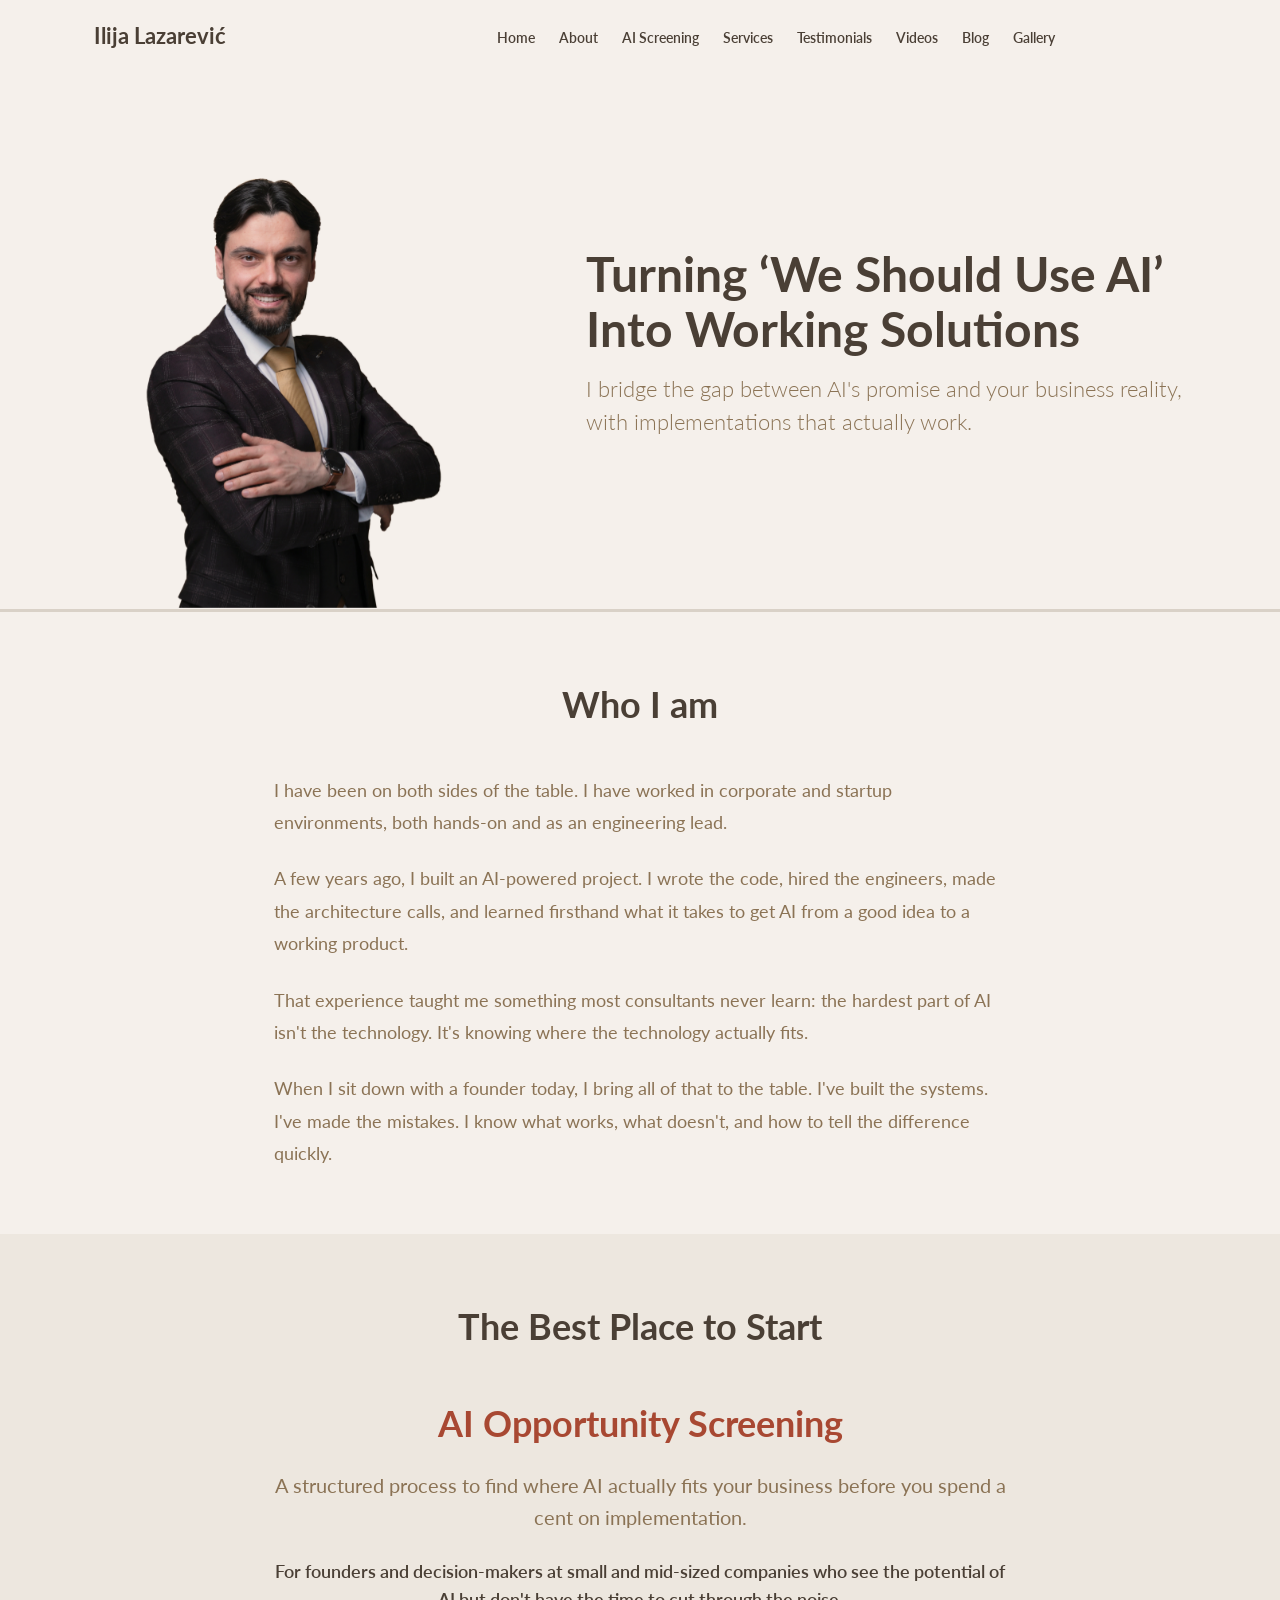
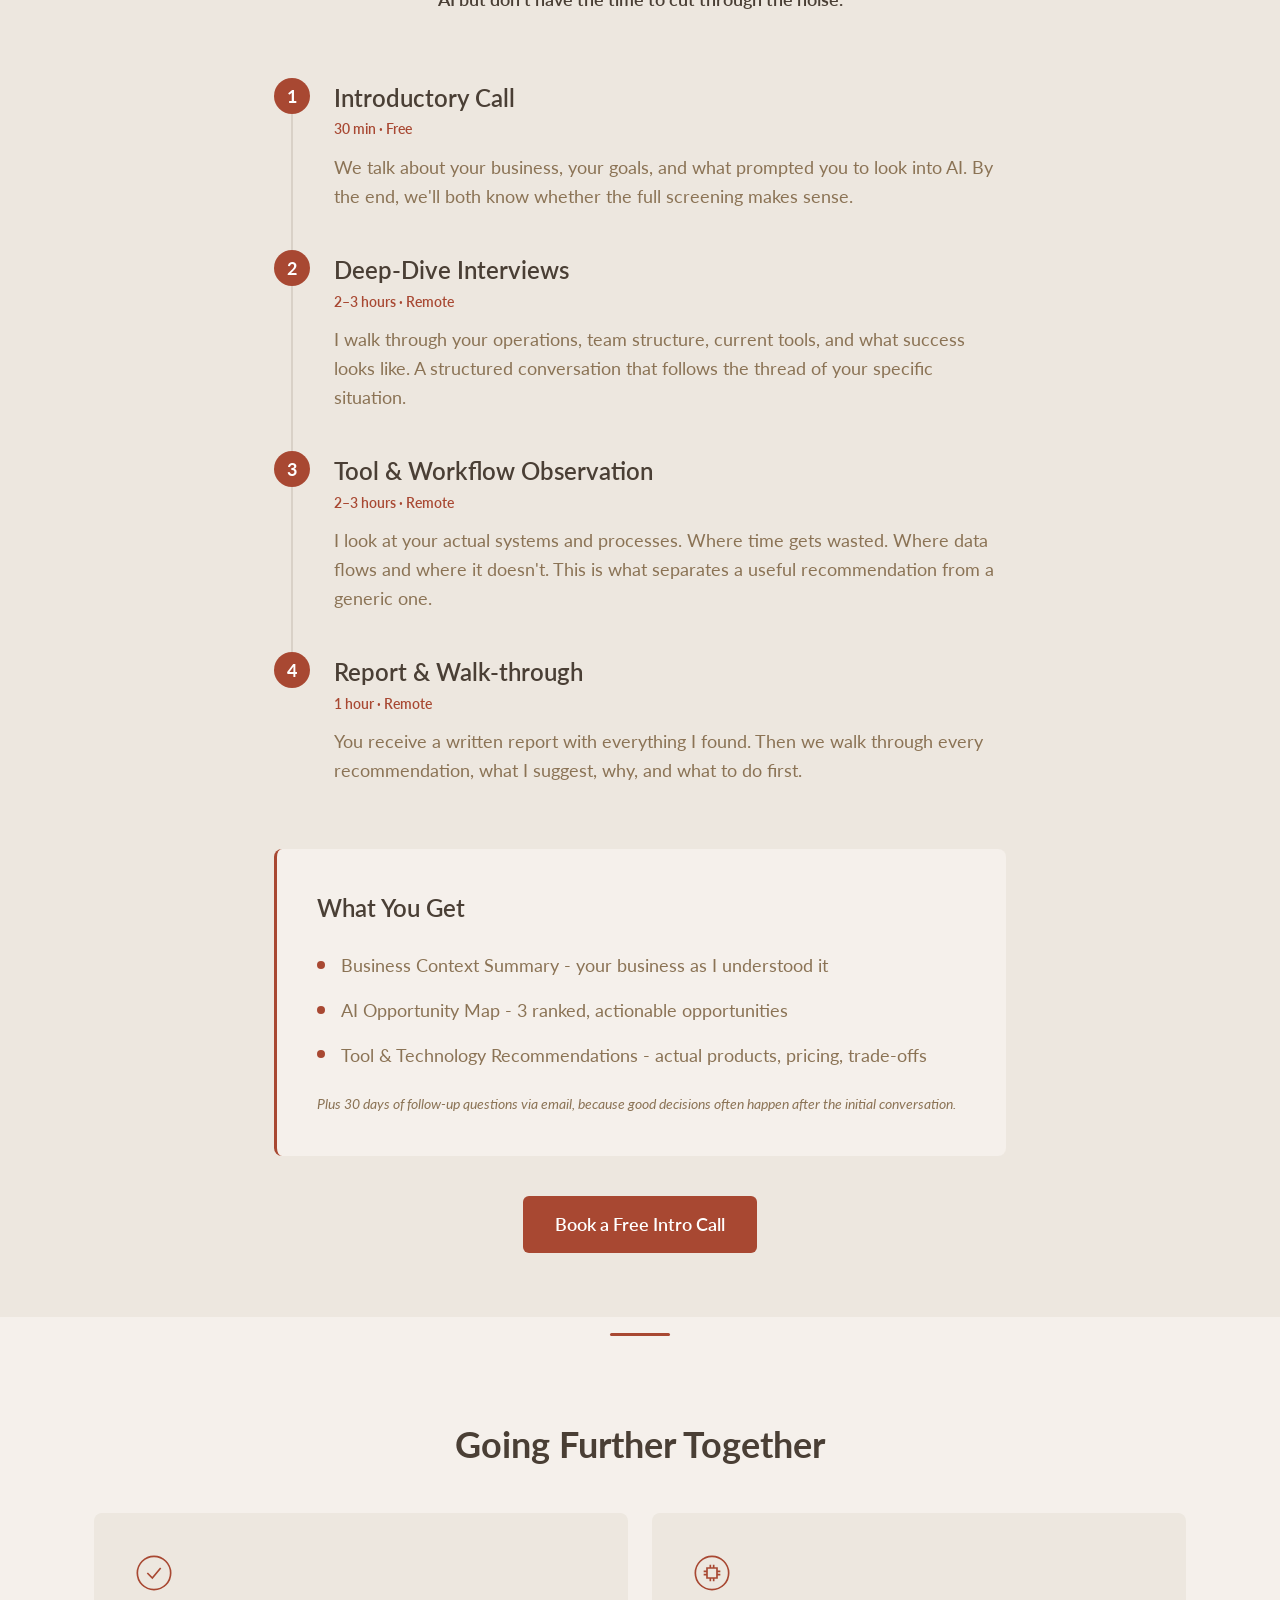
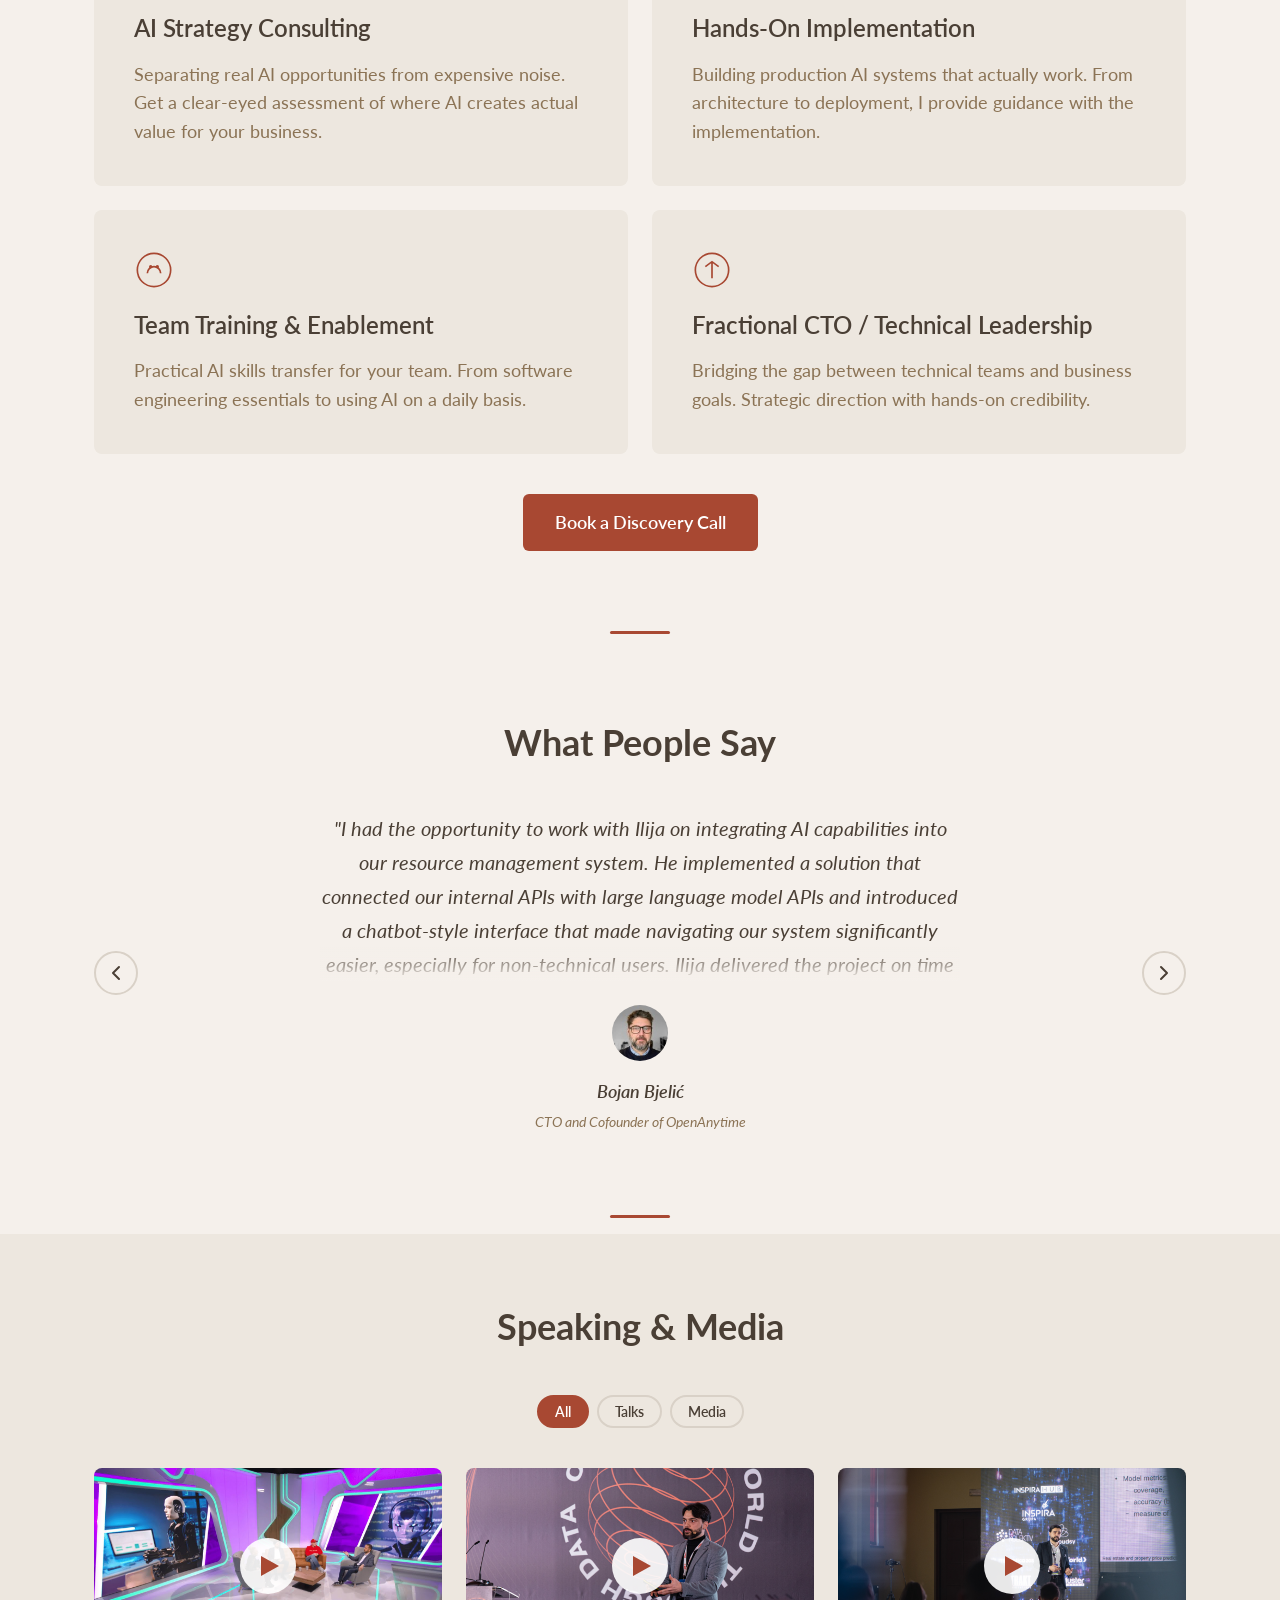
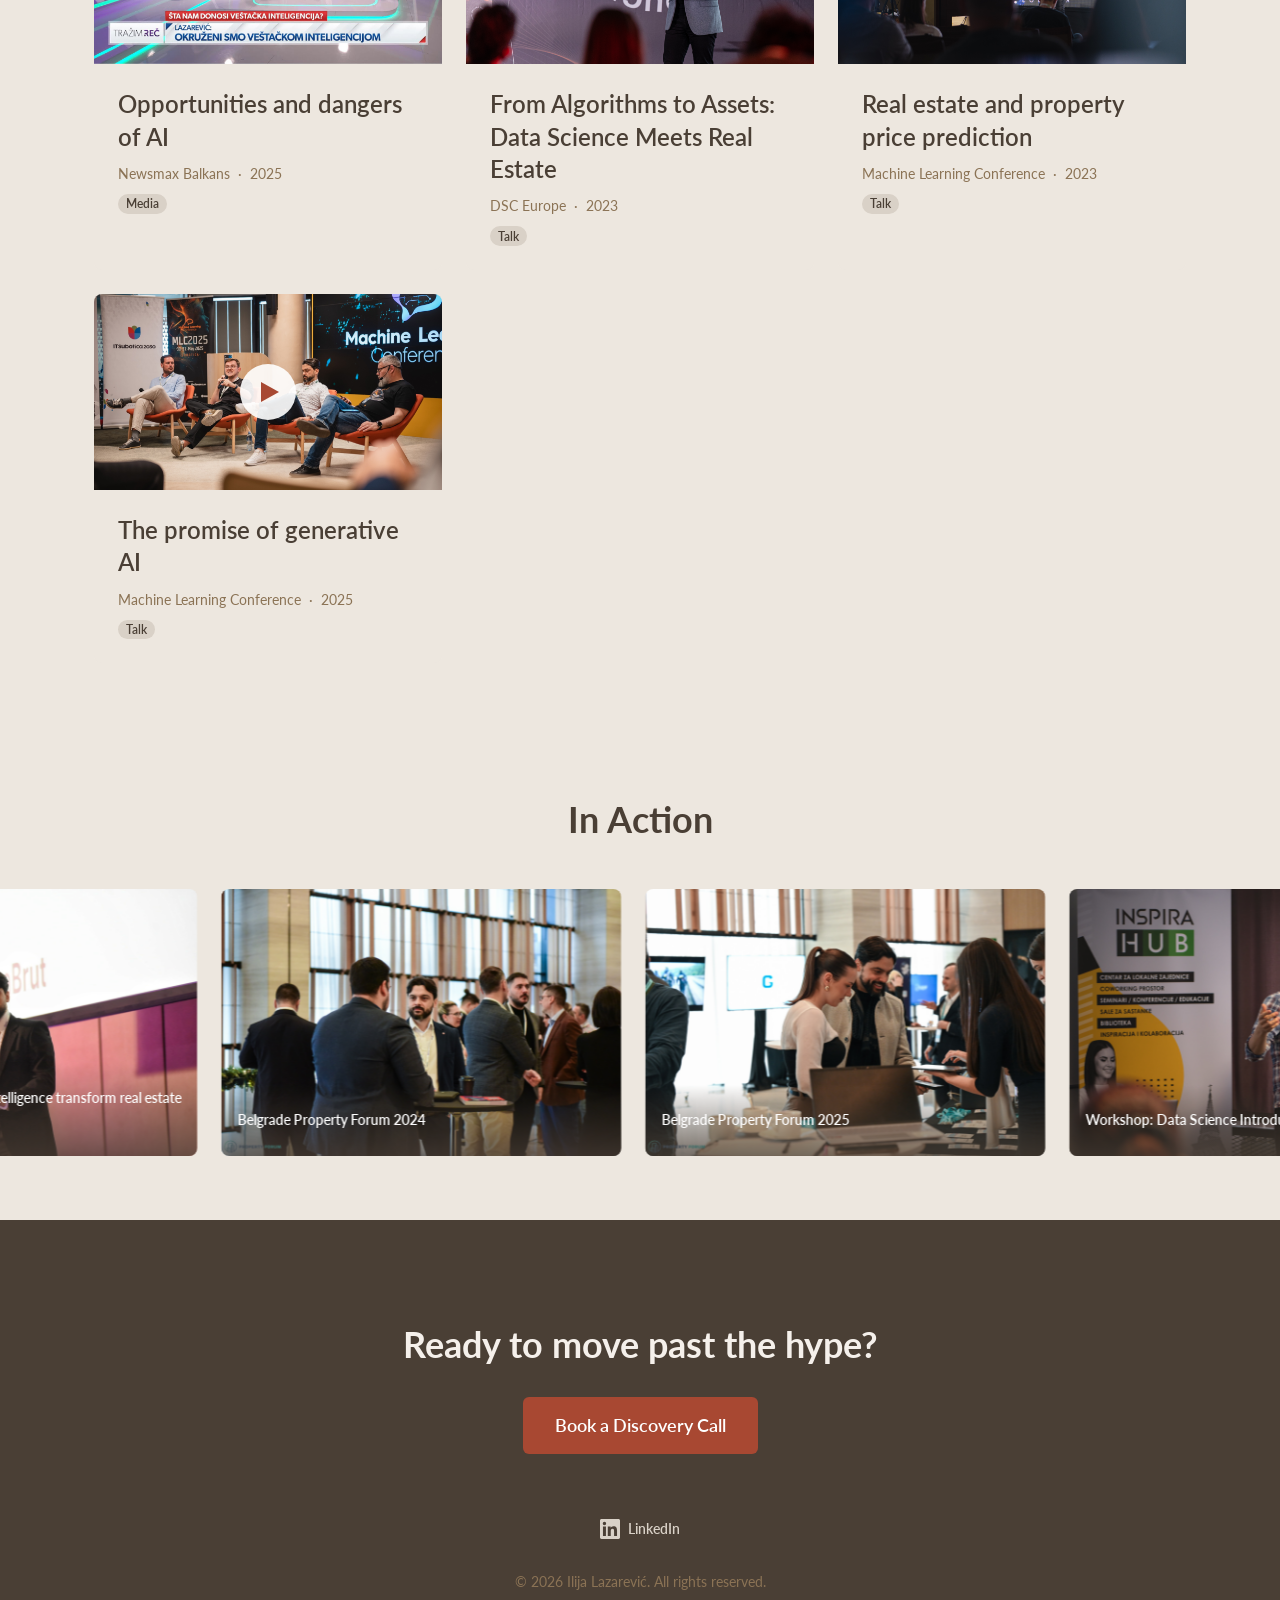
<file: index.html>
<!DOCTYPE html>
<html lang="en">
<head>
  <!-- Google tag (gtag.js) -->
  <script async src="https://www.googletagmanager.com/gtag/js?id=G-7ZE11PHLK2"></script>
  <script>
    window.dataLayer = window.dataLayer || [];
    function gtag(){dataLayer.push(arguments);}
    gtag('js', new Date());
    gtag('config', 'G-7ZE11PHLK2');
  </script>
  <meta charset="UTF-8">
  <meta name="viewport" content="width=device-width, initial-scale=1.0">
  <title>Ilija Lazarević - AI Implementation for Founders & SMBs</title>
  <meta name="description" content="Hands-on AI implementation for founders and SMBs ready to move past the hype. From strategy to working solutions.">
  <meta name="author" content="Ilija Lazarević">
  <meta name="robots" content="index, follow">
  <meta name="keywords" content="AI consultant, AI implementation, fractional CTO, AI strategy, SMB AI solutions, AI training">
  <meta name="theme-color" content="#a84832">
  <link rel="canonical" href="https://ilijalazarevic.com/">
  <!-- Open Graph -->
  <meta property="og:type" content="website">
  <meta property="og:title" content="Ilija Lazarević - AI Implementation for Founders & SMBs">
  <meta property="og:description" content="Hands-on AI implementation for founders and SMBs ready to move past the hype. From strategy to working solutions.">
  <meta property="og:url" content="https://ilijalazarevic.com/">
  <meta property="og:site_name" content="Ilija Lazarević">
  <meta property="og:locale" content="en_US">
  <meta property="og:image" content="https://ilijalazarevic.com/assets/images/og_image.png">
  <meta property="og:image:width" content="1200">
  <meta property="og:image:height" content="630">
  <!-- Twitter Card -->
  <meta name="twitter:card" content="summary_large_image">
  <meta name="twitter:title" content="Ilija Lazarević - AI Implementation for Founders & SMBs">
  <meta name="twitter:description" content="Hands-on AI implementation for founders and SMBs ready to move past the hype. From strategy to working solutions.">
  <meta name="twitter:image" content="https://ilijalazarevic.com/assets/images/og_image.png">
  <link rel="preconnect" href="https://fonts.googleapis.com">
  <link rel="preconnect" href="https://fonts.gstatic.com" crossorigin>
  <link href="https://fonts.googleapis.com/css2?family=Lato:wght@300;400;600;700&display=swap" rel="stylesheet">
  <link rel="stylesheet" href="css/styles.css">
  <link rel="apple-touch-icon" sizes="180x180" href="assets/favicons/apple-touch-icon.png">
  <link rel="icon" type="image/png" sizes="32x32" href="assets/favicons/favicon-32x32.png">
  <link rel="icon" type="image/png" sizes="16x16" href="assets/favicons/favicon-16x16.png">
  <link rel="icon" href="assets/favicons/favicon.svg" type="image/svg+xml">
  <link rel="mask-icon" href="assets/favicons/safari-pinned-tab.svg" color="#a84832">
  <link rel="shortcut icon" href="assets/favicons/favicon.ico">
  <!-- Structured Data -->
  <script type="application/ld+json">
  {
    "@context": "https://schema.org",
    "@graph": [
      {
        "@type": "WebSite",
        "name": "Ilija Lazarevi\u0107 - AI Implementation for Founders \u0026 SMBs",
        "url": "https://ilijalazarevic.com/",
        "description": "Hands-on AI implementation for founders and SMBs ready to move past the hype. From strategy to working solutions."
      },
      {
        "@type": "Person",
        "name": "Ilija Lazarevi\u0107",
        "url": "https://ilijalazarevic.com/",
        "image": "https://ilijalazarevic.com/assets/images/og_image.png",
        "jobTitle": "AI Strategy & Implementation",
        "description": "Hands-on AI implementation for founders and SMBs ready to move past the hype. From strategy to working solutions.",
        "sameAs": [
          "https://www.linkedin.com/in/ilijalazarevic/"
        ],
        "knowsAbout": ["Artificial Intelligence", "AI Strategy", "AI Implementation", "Technical Leadership", "Team Training"]
      },
      {
        "@type": "ProfessionalService",
        "name": "Ilija Lazarevi\u0107",
        "url": "https://ilijalazarevic.com/",
        "description": "Hands-on AI implementation for founders and SMBs ready to move past the hype. From strategy to working solutions.",
        "image": "https://ilijalazarevic.com/assets/images/og_image.png",
        "provider": {
          "@type": "Person",
          "name": "Ilija Lazarevi\u0107"
        },
        "hasOfferCatalog": {
          "@type": "OfferCatalog",
          "name": "AI Consulting Services",
          "itemListElement": [
            {
              "@type": "Offer",
              "itemOffered": {
                "@type": "Service",
                "name": "AI Strategy Consulting",
                "description": "Separating real AI opportunities from expensive noise. Get a clear-eyed assessment of where AI creates actual value for your business."
              }
            },
            {
              "@type": "Offer",
              "itemOffered": {
                "@type": "Service",
                "name": "Hands-On Implementation",
                "description": "Building production AI systems that actually work. From architecture to deployment, I provide guidance with the implementation."
              }
            },
            {
              "@type": "Offer",
              "itemOffered": {
                "@type": "Service",
                "name": "Team Training \u0026 Enablement",
                "description": "Practical AI skills transfer for your team. From software engineering essentials to using AI on a daily basis."
              }
            },
            {
              "@type": "Offer",
              "itemOffered": {
                "@type": "Service",
                "name": "Fractional CTO / Technical Leadership",
                "description": "Bridging the gap between technical teams and business goals. Strategic direction with hands-on credibility."
              }
            }
          ]
        }
      }
    ]
  }
  </script>
</head>
<body>
  <!-- Skip to content -->
  <a href="#main" class="skip-link">Skip to main content</a>

  <!-- Header -->
  <header class="header" id="header">
    <div class="header__inner container">
      <a href="#" class="header__logo" aria-label="Home">Ilija Lazarević</a>
      <nav class="header__nav" id="nav" aria-label="Main navigation">
        <ul class="header__nav-list">
          <li><a href="#hero" class="header__nav-link">Home</a></li>
          <li><a href="#whoiam" class="header__nav-link">About</a></li>
          <li><a href="#screening" class="header__nav-link">AI Screening</a></li>
          <li><a href="#services" class="header__nav-link">Services</a></li>
          <li><a href="#recommendations" class="header__nav-link">Testimonials</a></li>
          <li><a href="#videos" class="header__nav-link">Videos</a></li>
          <li><a href="https://blog.ilijalazarevic.com" class="header__nav-link" target="_blank" rel="noopener noreferrer">Blog</a></li>
          <li><a href="#gallery" class="header__nav-link">Gallery</a></li>
          <li>

            <a href="https://calendly.com/ilija-lazarevic/30min" class="btn btn--primary header__cta" aria-label="Book a discovery call" target="_blank" rel="noopener noreferrer">Book a Call</a>
          </li>
        </ul>
      </nav>
      <button class="header__toggle" id="nav-toggle" aria-label="Open menu" aria-expanded="false" aria-controls="nav">
        <span class="header__toggle-bar"></span>
        <span class="header__toggle-bar"></span>
        <span class="header__toggle-bar"></span>
      </button>
    </div>
  </header>

  <main id="main">
    <!-- Hero -->
    <section class="hero bg-cream" id="hero">
      <div class="hero__inner container">
        <div class="hero__image">
          <img src="assets/images/profile_picture.png" alt="Ilija Lazarević" class="hero__headshot">
        </div>
        <div class="hero__text">
          <h1 class="hero__title">Turning ‘We Should Use AI’ Into Working Solutions</h1>
          <p class="hero__subtitle">I bridge the gap between AI's promise and your business reality, with implementations that actually work.</p>
        </div>
      </div>
    </section>
    <!-- Who I am -->
    <section class="whoiam bg-cream" id="whoiam">
      <div class="whoiam__inner container fade-in">
        <h2 class="section-title">Who I am</h2>
        <p class="whoiam__text">I have been on both sides of the table. I have worked in corporate and startup environments, both hands-on and as an engineering lead.</p>
        <p class="whoiam__text">A few years ago, I built an AI-powered project. I wrote the code, hired the engineers, made the architecture calls, and learned firsthand what it takes to get AI from a good idea to a working product.</p>
        <p class="whoiam__text">That experience taught me something most consultants never learn: the hardest part of AI isn't the technology. It's knowing where the technology actually fits.</p>
        <p class="whoiam__text">When I sit down with a founder today, I bring all of that to the table. I've built the systems. I've made the mistakes. I know what works, what doesn't, and how to tell the difference quickly.</p>
      </div>
    </section>
    <!-- AI Opportunity Screening — Featured Offer -->
    <section class="screening bg-linen" id="screening">
      <div class="screening__inner container fade-in">
        <h2 class="section-title">The Best Place to Start</h2>
        <div class="screening__hero-card">
          <h3 class="screening__headline">AI Opportunity Screening</h3>
          <p class="screening__tagline">A structured process to find where AI actually fits your business before you spend a cent on implementation.</p>
          <p class="screening__who">For founders and decision-makers at small and mid-sized companies who see the potential of AI but don't have the time to cut through the noise.</p>
        </div>
        <div class="screening__steps">
          <div class="screening__step">
            <div class="screening__step-marker">
              <span class="screening__step-number">1</span>
              <span class="screening__step-line" aria-hidden="true"></span>
            </div>
            <div class="screening__step-content">
              <h4 class="screening__step-title">Introductory Call</h4>
              <span class="screening__step-duration">30 min · Free</span>
              <p class="screening__step-detail">We talk about your business, your goals, and what prompted you to look into AI. By the end, we'll both know whether the full screening makes sense.</p>
            </div>
          </div>
          <div class="screening__step">
            <div class="screening__step-marker">
              <span class="screening__step-number">2</span>
              <span class="screening__step-line" aria-hidden="true"></span>
            </div>
            <div class="screening__step-content">
              <h4 class="screening__step-title">Deep-Dive Interviews</h4>
              <span class="screening__step-duration">2–3 hours · Remote</span>
              <p class="screening__step-detail">I walk through your operations, team structure, current tools, and what success looks like. A structured conversation that follows the thread of your specific situation.</p>
            </div>
          </div>
          <div class="screening__step">
            <div class="screening__step-marker">
              <span class="screening__step-number">3</span>
              <span class="screening__step-line" aria-hidden="true"></span>
            </div>
            <div class="screening__step-content">
              <h4 class="screening__step-title">Tool & Workflow Observation</h4>
              <span class="screening__step-duration">2–3 hours · Remote</span>
              <p class="screening__step-detail">I look at your actual systems and processes. Where time gets wasted. Where data flows and where it doesn't. This is what separates a useful recommendation from a generic one.</p>
            </div>
          </div>
          <div class="screening__step">
            <div class="screening__step-marker">
              <span class="screening__step-number">4</span>
            </div>
            <div class="screening__step-content">
              <h4 class="screening__step-title">Report & Walk-through</h4>
              <span class="screening__step-duration">1 hour · Remote</span>
              <p class="screening__step-detail">You receive a written report with everything I found. Then we walk through every recommendation, what I suggest, why, and what to do first.</p>
            </div>
          </div>
        </div>
        <div class="screening__deliverables">
          <h4 class="screening__deliverables-title">What You Get</h4>
          <ul class="screening__deliverables-list">
            <li class="screening__deliverable-item">Business Context Summary - your business as I understood it</li>
            <li class="screening__deliverable-item">AI Opportunity Map - 3 ranked, actionable opportunities</li>
            <li class="screening__deliverable-item">Tool & Technology Recommendations - actual products, pricing, trade-offs</li>
          </ul>
          <p class="screening__includes">Plus 30 days of follow-up questions via email, because good decisions often happen after the initial conversation.</p>
        </div>
        <div class="screening__cta">
          <a href="https://calendly.com/ilija-lazarevic/30min" class="btn btn--primary btn--large" target="_blank" rel="noopener noreferrer">Book a Free Intro Call</a>
        </div>
      </div>
    </section>

    <div class="section-accent" aria-hidden="true"></div>
    <!-- Services -->
    <section class="services bg-cream" id="services">
      <div class="services__inner container fade-in">
        <h2 class="section-title">Going Further Together</h2>
        <div class="services__grid">
          <div class="service-card">
            <div class="service-card__icon" aria-hidden="true">
              <svg viewBox="0 0 48 48" width="48" height="48"><circle cx="24" cy="24" r="20" fill="none" stroke="currentColor" stroke-width="2"/><path d="M16 24l6 6 10-12" fill="none" stroke="currentColor" stroke-width="2"/></svg>
            </div>
            <h3 class="service-card__title">AI Strategy Consulting</h3>
            <p class="service-card__desc">Separating real AI opportunities from expensive noise. Get a clear-eyed assessment of where AI creates actual value for your business.</p>
          </div>
          <div class="service-card">
            <div class="service-card__icon" aria-hidden="true">
              <svg viewBox="0 0 48 48" width="48" height="48"><circle cx="24" cy="24" r="20" fill="none" stroke="currentColor" stroke-width="2"/><path d="M18 18h12v12H18z" fill="none" stroke="currentColor" stroke-width="2"/><path d="M22 14v4M26 14v4M22 30v4M26 30v4M14 22h4M14 26h4M30 22h4M30 26h4" stroke="currentColor" stroke-width="2"/></svg>
            </div>
            <h3 class="service-card__title">Hands-On Implementation</h3>
            <p class="service-card__desc">Building production AI systems that actually work. From architecture to deployment, I provide guidance with the implementation.</p>
          </div>
          <div class="service-card">
            <div class="service-card__icon" aria-hidden="true">
              <svg viewBox="0 0 48 48" width="48" height="48"><circle cx="24" cy="24" r="20" fill="none" stroke="currentColor" stroke-width="2"/><path d="M16 28c0-4.4 3.6-8 8-8s8 3.6 8 8" fill="none" stroke="currentColor" stroke-width="2"/><circle cx="20" cy="20" r="2" fill="currentColor"/><circle cx="28" cy="20" r="2" fill="currentColor"/></svg>
            </div>
            <h3 class="service-card__title">Team Training & Enablement</h3>
            <p class="service-card__desc">Practical AI skills transfer for your team. From software engineering essentials to using AI on a daily basis.</p>
          </div>
          <div class="service-card">
            <div class="service-card__icon" aria-hidden="true">
              <svg viewBox="0 0 48 48" width="48" height="48"><circle cx="24" cy="24" r="20" fill="none" stroke="currentColor" stroke-width="2"/><path d="M24 14v20M16 20l8-6 8 6" fill="none" stroke="currentColor" stroke-width="2"/></svg>
            </div>
            <h3 class="service-card__title">Fractional CTO / Technical Leadership</h3>
            <p class="service-card__desc">Bridging the gap between technical teams and business goals. Strategic direction with hands-on credibility.</p>
          </div>
        </div>
        <div class="services__cta">
          <a href="https://calendly.com/ilija-lazarevic/30min" class="btn btn--primary btn--large" target="_blank" rel="noopener noreferrer">Book a Discovery Call</a>
        </div>
      </div>
    </section>

    <div class="section-accent" aria-hidden="true"></div>
    <!-- Recommendations -->
    <section class="recommendations bg-cream" id="recommendations">
      <div class="recommendations__inner container fade-in">
        <h2 class="section-title">What People Say</h2>
        <div class="carousel" role="region" aria-label="Client testimonials" data-auto-advance="5" data-text-scroll-speed="30">
          <button class="carousel__btn carousel__btn--prev" aria-label="Previous testimonial">
            <svg viewBox="0 0 24 24" width="24" height="24" aria-hidden="true"><path d="M15 18l-6-6 6-6" fill="none" stroke="currentColor" stroke-width="2" stroke-linecap="round" stroke-linejoin="round"/></svg>
          </button>
          <div class="carousel__track">
            <div class="carousel__card">
              <blockquote class="testimonial">
                <p class="testimonial__quote"><span class="testimonial__quote-inner">"I had the opportunity to work with Ilija on integrating AI capabilities into our resource management system. He implemented a solution that connected our internal APIs with large language model APIs and introduced a chatbot-style interface that made navigating our system significantly easier, especially for non-technical users.
Ilija delivered the project on time and was great to collaborate with throughout the process. He combines strong technical expertise with a practical understanding of how AI can be applied to improve real-world systems. I’d definitely recommend him to anyone looking to integrate AI into their products or internal tools."</span></p>
                <footer class="testimonial__author">
                  <img src="assets/images/testimonials/1773846214056.jpeg" alt="Bojan Bjelić" class="testimonial__photo">
                  <cite><strong>Bojan Bjelić</strong><br><span class="testimonial__role">CTO and Cofounder of OpenAnytime</span></cite>
                </footer>
              </blockquote>
            </div>
            <div class="carousel__card">
              <blockquote class="testimonial">
                <p class="testimonial__quote"><span class="testimonial__quote-inner">"Ilija is a real professional, focused and skilled in the ML aspects of AI. We built a great very innovative product with him, Ilija was very pleasant to work with and we had a great time on the job. Highly recommended!"</span></p>
                <footer class="testimonial__author">
                  <img src="assets/images/testimonials/1636464099559.jpeg" alt="Erik Van Heeswijk" class="testimonial__photo">
                  <cite><strong>Erik Van Heeswijk</strong><br><span class="testimonial__role">CEO of Smartocto</span></cite>
                </footer>
              </blockquote>
            </div>
            <div class="carousel__card">
              <blockquote class="testimonial">
                <p class="testimonial__quote"><span class="testimonial__quote-inner">"Ilija brought exceptional expertise to my team at smartocto, driving the implementation of AI capabilities across our product. He combined deep technical knowledge with a strategic eye for innovation, helping us embrace generative AI applications just weeks after these technologies became available. I can only give the highest recommendation, relying on my first-hand knowledge of his work."</span></p>
                <footer class="testimonial__author">
                  <img src="assets/images/testimonials/1724097870405.jpeg" alt="Goran S. Milovanović, Phd" class="testimonial__photo">
                  <cite><strong>Goran S. Milovanović, Phd</strong><br><span class="testimonial__role">Chief AI Officer at Smartocto</span></cite>
                </footer>
              </blockquote>
            </div>
            <div class="carousel__card">
              <blockquote class="testimonial">
                <p class="testimonial__quote"><span class="testimonial__quote-inner">"Ilija and me worked together in Smartocto for more than a year. He always delivered high-quality results and respected agreed deadlines. His expertise in ML and AI was evident throughout our collaboration, and his contributions added real value to the Smartocto product. I would gladly recommend him to any team or organization."</span></p>
                <footer class="testimonial__author">
                  <img src="assets/images/testimonials/1593587115972.jpeg" alt="Ilija Suša" class="testimonial__photo">
                  <cite><strong>Ilija Suša</strong><br><span class="testimonial__role">Chief Data Officer at Smartocto</span></cite>
                </footer>
              </blockquote>
            </div>
          </div>
          <button class="carousel__btn carousel__btn--next" aria-label="Next testimonial">
            <svg viewBox="0 0 24 24" width="24" height="24" aria-hidden="true"><path d="M9 18l6-6-6-6" fill="none" stroke="currentColor" stroke-width="2" stroke-linecap="round" stroke-linejoin="round"/></svg>
          </button>
        </div>
      </div>
    </section>

    <div class="section-accent" aria-hidden="true"></div>
    <!-- Videos -->
    <section class="videos bg-linen" id="videos">
      <div class="videos__inner container fade-in">
        <h2 class="section-title">Speaking & Media</h2>
        <div class="videos__filters">
          <button class="filter-pill filter-pill--active" data-filter="all" aria-pressed="true">All</button>
          <button class="filter-pill" data-filter="talk" aria-pressed="false">Talks</button>
          <button class="filter-pill" data-filter="media" aria-pressed="false">Media</button>
        </div>
        <div class="videos__grid">
          <button class="video-card" data-category="media" data-youtube-id="hK7YNMI8UgA" data-youtube-start="0" data-title="Opportunities and dangers of AI — Newsmax Balkans 2025" type="button">
            <div class="video-card__thumb video-card__thumb--1" style="background-image: url('assets/images/videos/newsmax.jpg'); background-size: cover; background-position: center;" aria-hidden="true">
              <div class="video-card__play" aria-hidden="true"></div>
            </div>
            <div class="video-card__body">
              <h3 class="video-card__title">Opportunities and dangers of AI</h3>
              <p class="video-card__meta">Newsmax Balkans <span class="video-card__dot">&middot;</span> 2025</p>
              <span class="video-card__badge">Media</span>
            </div>
          </button>
          <button class="video-card" data-category="talk" data-youtube-id="G70zQdLlmC8" data-youtube-start="" data-title="From Algorithms to Assets: Data Science Meets Real Estate — DSC Europe 2023" type="button">
            <div class="video-card__thumb video-card__thumb--2" style="background-image: url('assets/images/videos/dsc2023.png'); background-size: cover; background-position: center;" aria-hidden="true">
              <div class="video-card__play" aria-hidden="true"></div>
            </div>
            <div class="video-card__body">
              <h3 class="video-card__title">From Algorithms to Assets: Data Science Meets Real Estate</h3>
              <p class="video-card__meta">DSC Europe <span class="video-card__dot">&middot;</span> 2023</p>
              <span class="video-card__badge">Talk</span>
            </div>
          </button>
          <button class="video-card" data-category="talk" data-youtube-id="0Jx_CACYSaI" data-youtube-start="7080" data-title="Real estate and property price prediction — Machine Learning Conference 2023" type="button">
            <div class="video-card__thumb video-card__thumb--3" style="background-image: url('assets/images/videos/mlc2023.png'); background-size: cover; background-position: center;" aria-hidden="true">
              <div class="video-card__play" aria-hidden="true"></div>
            </div>
            <div class="video-card__body">
              <h3 class="video-card__title">Real estate and property price prediction</h3>
              <p class="video-card__meta">Machine Learning Conference <span class="video-card__dot">&middot;</span> 2023</p>
              <span class="video-card__badge">Talk</span>
            </div>
          </button>
          <button class="video-card" data-category="talk" data-youtube-id="CGy16B2bQXU" data-youtube-start="15223" data-title="The promise of generative AI — Machine Learning Conference 2025" type="button">
            <div class="video-card__thumb video-card__thumb--4" style="background-image: url('assets/images/videos/mlc2025.png'); background-size: cover; background-position: center;" aria-hidden="true">
              <div class="video-card__play" aria-hidden="true"></div>
            </div>
            <div class="video-card__body">
              <h3 class="video-card__title">The promise of generative AI</h3>
              <p class="video-card__meta">Machine Learning Conference <span class="video-card__dot">&middot;</span> 2025</p>
              <span class="video-card__badge">Talk</span>
            </div>
          </button>
        </div>
        <div class="videos__more">
          <button class="btn btn--outline" id="videos-more" type="button">More</button>
        </div>
      </div>
    </section>

<!--    <div class="section-accent" aria-hidden="true"></div>-->
    <!-- Gallery -->
    <section class="gallery bg-linen" id="gallery">
      <div class="gallery__inner container fade-in">
        <h2 class="section-title">In Action</h2>
      </div>
      <div class="filmstrip fade-in" role="region" aria-label="Photo gallery">
        <div class="filmstrip__track" id="filmstrip-track">
          <figure class="filmstrip__item">
            <div class="filmstrip__image filmstrip__image--1" style="background-image: url('assets/images/gallery/bpf2023.png'); background-size: cover; background-position: center;" aria-hidden="true"></div>
            <figcaption class="filmstrip__caption"> Keynote: How can Artificial Intelligence transform real estate investments?</figcaption>
          </figure>
          <figure class="filmstrip__item">
            <div class="filmstrip__image filmstrip__image--2" style="background-image: url('assets/images/gallery/bpf2024.png'); background-size: cover; background-position: center;" aria-hidden="true"></div>
            <figcaption class="filmstrip__caption">Belgrade Property Forum 2024</figcaption>
          </figure>
          <figure class="filmstrip__item">
            <div class="filmstrip__image filmstrip__image--3" style="background-image: url('assets/images/gallery/bpf2025.png'); background-size: cover; background-position: center;" aria-hidden="true"></div>
            <figcaption class="filmstrip__caption">Belgrade Property Forum 2025</figcaption>
          </figure>
          <figure class="filmstrip__item">
            <div class="filmstrip__image filmstrip__image--4" style="background-image: url('assets/images/gallery/mlc2023.png'); background-size: cover; background-position: center;" aria-hidden="true"></div>
            <figcaption class="filmstrip__caption">Workshop: Data Science Introduction</figcaption>
          </figure>
          <figure class="filmstrip__item">
            <div class="filmstrip__image filmstrip__image--5" style="background-image: url('assets/images/gallery/mlc2025.png'); background-size: cover; background-position: center;" aria-hidden="true"></div>
            <figcaption class="filmstrip__caption">Program coordinator for Machine Learning Conference 2025</figcaption>
          </figure>
          <figure class="filmstrip__item">
            <div class="filmstrip__image filmstrip__image--6" style="background-image: url('assets/images/gallery/rebec2025.png'); background-size: cover; background-position: center;" aria-hidden="true"></div>
            <figcaption class="filmstrip__caption">The digital world of real estate: Reality, dilemmas and future</figcaption>
          </figure>
          <figure class="filmstrip__item">
            <div class="filmstrip__image filmstrip__image--1" style="background-image: url('assets/images/gallery/rebec2024.png'); background-size: cover; background-position: center;" aria-hidden="true"></div>
            <figcaption class="filmstrip__caption">AI in Real Estate: Transforming the Industry</figcaption>
          </figure>
          <figure class="filmstrip__item">
            <div class="filmstrip__image filmstrip__image--2" style="background-image: url('assets/images/gallery/datakolektiv.png'); background-size: cover; background-position: center;" aria-hidden="true"></div>
            <figcaption class="filmstrip__caption">Course: Introduction to Data Science in Python</figcaption>
          </figure>
          <!-- Duplicated for seamless loop -->
          <figure class="filmstrip__item" aria-hidden="true">
            <div class="filmstrip__image filmstrip__image--1" style="background-image: url('assets/images/gallery/bpf2023.png'); background-size: cover; background-position: center;"></div>
            <figcaption class="filmstrip__caption"> Keynote: How can Artificial Intelligence transform real estate investments?</figcaption>
          </figure>
          <figure class="filmstrip__item" aria-hidden="true">
            <div class="filmstrip__image filmstrip__image--2" style="background-image: url('assets/images/gallery/bpf2024.png'); background-size: cover; background-position: center;"></div>
            <figcaption class="filmstrip__caption">Belgrade Property Forum 2024</figcaption>
          </figure>
          <figure class="filmstrip__item" aria-hidden="true">
            <div class="filmstrip__image filmstrip__image--3" style="background-image: url('assets/images/gallery/bpf2025.png'); background-size: cover; background-position: center;"></div>
            <figcaption class="filmstrip__caption">Belgrade Property Forum 2025</figcaption>
          </figure>
          <figure class="filmstrip__item" aria-hidden="true">
            <div class="filmstrip__image filmstrip__image--4" style="background-image: url('assets/images/gallery/mlc2023.png'); background-size: cover; background-position: center;"></div>
            <figcaption class="filmstrip__caption">Workshop: Data Science Introduction</figcaption>
          </figure>
          <figure class="filmstrip__item" aria-hidden="true">
            <div class="filmstrip__image filmstrip__image--5" style="background-image: url('assets/images/gallery/mlc2025.png'); background-size: cover; background-position: center;"></div>
            <figcaption class="filmstrip__caption">Program coordinator for Machine Learning Conference 2025</figcaption>
          </figure>
          <figure class="filmstrip__item" aria-hidden="true">
            <div class="filmstrip__image filmstrip__image--6" style="background-image: url('assets/images/gallery/rebec2025.png'); background-size: cover; background-position: center;"></div>
            <figcaption class="filmstrip__caption">The digital world of real estate: Reality, dilemmas and future</figcaption>
          </figure>
          <figure class="filmstrip__item" aria-hidden="true">
            <div class="filmstrip__image filmstrip__image--1" style="background-image: url('assets/images/gallery/rebec2024.png'); background-size: cover; background-position: center;"></div>
            <figcaption class="filmstrip__caption">AI in Real Estate: Transforming the Industry</figcaption>
          </figure>
          <figure class="filmstrip__item" aria-hidden="true">
            <div class="filmstrip__image filmstrip__image--2" style="background-image: url('assets/images/gallery/datakolektiv.png'); background-size: cover; background-position: center;"></div>
            <figcaption class="filmstrip__caption">Course: Introduction to Data Science in Python</figcaption>
          </figure>
        </div>
      </div>
    </section>
  </main>
  <!-- Lightbox Modal -->
  <div class="lightbox" id="lightbox" role="dialog" aria-modal="true" aria-label="Video player" hidden>
    <div class="lightbox__backdrop"></div>
    <div class="lightbox__content">
      <button class="lightbox__close" aria-label="Close video">&times;</button>
      <div class="lightbox__player"></div>
      <p class="lightbox__title"></p>
    </div>
  </div>

  <!-- Footer -->
  <footer class="footer" id="footer-cta">
    <div class="footer__inner container fade-in">
      <div class="footer__cta">
        <h2 class="footer__heading">Ready to move past the hype?</h2>
        <a href="https://calendly.com/ilija-lazarevic/30min" class="btn btn--primary btn--large btn--on-dark" target="_blank" rel="noopener noreferrer">Book a Discovery Call</a>
      </div>
      <div class="footer__links">
        <a href="https://www.linkedin.com/in/ilijalazarevic/" class="footer__social" target="_blank" rel="noopener noreferrer" aria-label="LinkedIn profile">
          <svg viewBox="0 0 24 24" width="20" height="20" aria-hidden="true" fill="currentColor"><path d="M20.447 20.452h-3.554v-5.569c0-1.328-.027-3.037-1.852-3.037-1.853 0-2.136 1.445-2.136 2.939v5.667H9.351V9h3.414v1.561h.046c.477-.9 1.637-1.85 3.37-1.85 3.601 0 4.267 2.37 4.267 5.455v6.286zM5.337 7.433a2.062 2.062 0 01-2.063-2.065 2.064 2.064 0 112.063 2.065zm1.782 13.019H3.555V9h3.564v11.452zM22.225 0H1.771C.792 0 0 .774 0 1.729v20.542C0 23.227.792 24 1.771 24h20.451C23.2 24 24 23.227 24 22.271V1.729C24 .774 23.2 0 22.222 0h.003z"/></svg>
          <span>LinkedIn</span>
        </a>
      </div>
      <p class="footer__copy">&copy; 2026 Ilija Lazarević. All rights reserved.</p>
    </div>
  </footer>

  <script src="js/main.js"></script>
</body>
</html>
</file>
<file: css/styles.css>
:root{--color-cream:#F5F0EB;--color-linen:#EDE7DF;--color-warm-gray:#D9D1C7;--color-earth-brown:#8B7355;--color-deep-brown:#4A3F35;--color-terracotta:#A84832;--color-dark-terra:#8A3A28;--font-family:'Lato', sans-serif;--font-light:300;--font-regular:400;--font-semibold:600;--font-bold:700;--fs-h1:clamp(2rem, 5vw, 3rem);--fs-h2:clamp(1.75rem, 4vw, 2.25rem);--fs-h3:clamp(1.125rem, 2.5vw, 1.5rem);--fs-body:clamp(1rem, 1.5vw, 1.125rem);--fs-small:0.875rem;--space-xs:clamp(0.5rem, 1vw, 0.75rem);--space-sm:clamp(0.75rem, 1.5vw, 1rem);--space-md:clamp(1rem, 2.5vw, 1.5rem);--space-lg:clamp(1.5rem, 4vw, 2.5rem);--space-xl:clamp(2rem, 6vw, 4rem);--space-2xl:clamp(3rem, 8vw, 6rem);--container-max:1140px;--header-height:72px;--header-height-shrunk:56px;--transition-fast:200ms ease;--transition-base:300ms ease}*,::after,::before{box-sizing:border-box;margin:0;padding:0}html{scroll-behavior:smooth;scroll-padding-top:var(--header-height)}body{font-family:var(--font-family);font-size:var(--fs-body);font-weight:var(--font-regular);line-height:1.6;color:var(--color-deep-brown);background-color:var(--color-cream);-webkit-font-smoothing:antialiased;-moz-osx-font-smoothing:grayscale}img,svg{display:block;max-width:100%}a{color:var(--color-terracotta);text-decoration:none;transition:color var(--transition-fast)}a:hover{color:var(--color-dark-terra)}ul{list-style:none}.skip-link{position:absolute;top:-100%;left:50%;transform:translateX(-50%);background:var(--color-terracotta);color:#fff;padding:.5rem 1rem;border-radius:0 0 4px 4px;z-index:1000;font-weight:var(--font-semibold)}.skip-link:focus{top:0}:focus-visible{outline:2px solid var(--color-terracotta);outline-offset:2px}@media (prefers-reduced-motion:reduce){*,::after,::before{animation-duration:.01ms!important;animation-iteration-count:1!important;transition-duration:.01ms!important;scroll-behavior:auto!important}}.container{width:100%;max-width:var(--container-max);margin:0 auto;padding:0 var(--space-md)}.bg-cream{background-color:var(--color-cream)}.bg-linen{background-color:var(--color-linen)}.fade-in{opacity:0;transform:translateY(24px);transition:opacity .6s ease-out,transform .6s ease-out}.fade-in.visible{opacity:1;transform:translateY(0)}.section-accent{display:flex;justify-content:center;padding:var(--space-sm)0;background-color:transparent}.section-accent::before{content:"";display:block;width:60px;height:3px;border-radius:2px}.btn{display:inline-block;font-family:var(--font-family);font-weight:var(--font-semibold);font-size:var(--fs-small);text-align:center;border:0;border-radius:6px;cursor:pointer;transition:background-color var(--transition-fast),transform var(--transition-fast);text-decoration:none}.btn--primary,.section-accent::before{background-color:var(--color-terracotta)}.btn--primary{color:#fff;padding:.625rem 1.25rem}.btn--primary:focus-visible,.btn--primary:hover{background-color:var(--color-dark-terra);color:#fff}.btn--large{font-size:var(--fs-body);padding:.875rem 2rem}.btn--outline{background:0 0;border:2px solid var(--color-terracotta);color:var(--color-terracotta);padding:.625rem 1.5rem}.btn--outline:hover{background-color:var(--color-terracotta);color:#fff}.btn--on-dark:focus-visible,.btn--on-dark:hover{background-color:var(--color-cream);color:var(--color-terracotta)}.header{position:fixed;top:0;left:0;right:0;z-index:100;background-color:var(--color-cream);height:var(--header-height);transition:height var(--transition-base),box-shadow var(--transition-base),background-color var(--transition-base)}.header--shrunk{height:var(--header-height-shrunk);box-shadow:0 2px 8px rgba(74,63,53,.1)}.header__inner{display:flex;align-items:center;justify-content:space-between;height:100%}.header__logo{font-size:clamp(1.125rem,2vw,1.375rem);font-weight:var(--font-bold);white-space:nowrap}.header__logo,.header__logo:hover{color:var(--color-deep-brown)}.header__nav{flex:1;display:flex;justify-content:flex-end}.header__nav-list{display:flex;align-items:center;gap:var(--space-md)}.header__nav-link{color:var(--color-deep-brown);font-size:var(--fs-small);font-weight:var(--font-semibold);position:relative}.header__nav-link::after{content:"";position:absolute;bottom:-4px;left:0;width:0;height:2px;background-color:var(--color-terracotta);transition:width var(--transition-fast)}.header__nav-link:hover{color:var(--color-terracotta)}.header__nav-link:hover::after{width:100%}.header__cta{opacity:0;pointer-events:none;transform:translateY(-4px);transition:opacity var(--transition-base),transform var(--transition-base)}.header--shrunk .header__cta{opacity:1;pointer-events:auto;transform:translateY(0)}.header__toggle{display:none;flex-direction:column;justify-content:center;gap:5px;width:32px;height:32px;background:0 0;border:0;cursor:pointer;padding:4px}.header__toggle-bar{display:block;width:100%;height:2px;background-color:var(--color-deep-brown);border-radius:2px;transition:transform var(--transition-fast),opacity var(--transition-fast)}.header__toggle[aria-expanded=true] .header__toggle-bar:nth-child(1){transform:translateY(7px) rotate(45deg)}.header__toggle[aria-expanded=true] .header__toggle-bar:nth-child(2){opacity:0}.header__toggle[aria-expanded=true] .header__toggle-bar:nth-child(3){transform:translateY(-7px) rotate(-45deg)}.hero{padding-top:calc(var(--header-height) + var(--space-xl));padding-bottom:var(--space-xl);position:relative;overflow:visible}.hero::after{content:"";position:absolute;bottom:0;left:0;right:0;height:3px;background-color:var(--color-warm-gray)}.hero__inner{display:flex;flex-direction:column;align-items:center;gap:var(--space-lg)}.hero__text{max-width:600px}.hero__title{font-size:var(--fs-h1);font-weight:var(--font-bold);line-height:1.15;color:var(--color-deep-brown);margin-bottom:var(--space-sm)}.hero__subtitle{font-size:clamp(1.125rem,2.5vw,1.375rem);font-weight:var(--font-light);color:var(--color-earth-brown);line-height:1.5}.hero__headshot{max-width:clamp(240px,40vw,380px);height:auto;mix-blend-mode:multiply;flex-shrink:0;position:relative;z-index:1}.whoiam{padding:var(--space-xl)0}.whoiam__inner{max-width:780px}.whoiam__text{font-size:var(--fs-body);color:var(--color-earth-brown);line-height:1.8;margin-bottom:var(--space-md)}.whoiam__text:last-child{margin-bottom:0}.section-title{font-size:var(--fs-h2);font-weight:var(--font-bold);color:var(--color-deep-brown);text-align:center;margin-bottom:var(--space-lg)}.screening{padding:var(--space-xl)0}.screening__inner{max-width:780px}.screening__hero-card{text-align:center;margin-bottom:var(--space-xl)}.screening__headline{font-size:var(--fs-h2);font-weight:var(--font-bold);color:var(--color-terracotta);margin-bottom:var(--space-sm)}.screening__tagline{font-size:clamp(1.0625rem,2vw,1.25rem);color:var(--color-earth-brown);line-height:1.6;margin-bottom:var(--space-md)}.screening__who{font-size:var(--fs-body);font-weight:var(--font-semibold);color:var(--color-deep-brown)}.screening__steps{display:flex;flex-direction:column;gap:0;margin-bottom:var(--space-xl)}.screening__step{display:flex;gap:var(--space-md)}.screening__step-marker{display:flex;flex-direction:column;align-items:center;flex-shrink:0}.screening__step-number{display:flex;align-items:center;justify-content:center;width:36px;height:36px;border-radius:50%;background-color:var(--color-terracotta);color:#fff;font-size:var(--fs-body);font-weight:var(--font-bold);flex-shrink:0}.screening__step-line{display:block;width:2px;flex:1;background-color:var(--color-warm-gray);min-height:20px}.screening__step-content{padding-bottom:var(--space-lg)}.screening__step:last-child .screening__step-content{padding-bottom:0}.screening__step-title{font-size:var(--fs-h3);font-weight:var(--font-semibold);color:var(--color-deep-brown);line-height:1.3;margin-top:.25rem}.screening__step-duration{display:inline-block;font-size:var(--fs-small);font-weight:var(--font-semibold);color:var(--color-terracotta);margin-bottom:var(--space-xs)}.screening__step-detail{color:var(--color-earth-brown);line-height:1.6}.screening__deliverables{background-color:var(--color-cream);border-radius:8px;padding:var(--space-lg);margin-bottom:var(--space-lg);border-left:3px solid var(--color-terracotta)}.screening__deliverables-title{font-size:var(--fs-h3);font-weight:var(--font-semibold);color:var(--color-deep-brown);margin-bottom:var(--space-md)}.screening__deliverables-list{display:flex;flex-direction:column;gap:var(--space-sm);margin-bottom:var(--space-md)}.screening__deliverable-item{position:relative;padding-left:1.5rem;color:var(--color-earth-brown);line-height:1.6}.screening__deliverable-item::before{content:"";position:absolute;left:0;top:.55em;width:8px;height:8px;border-radius:50%;background-color:var(--color-terracotta)}.screening__includes{font-size:var(--fs-small);font-style:italic;color:var(--color-earth-brown)}.screening__price{text-align:center;font-size:var(--fs-h2);font-weight:var(--font-bold);color:var(--color-terracotta);margin-bottom:var(--space-md)}.screening__cta{text-align:center}.services{padding:var(--space-xl)0}.services__grid{display:grid;grid-template-columns:1fr;gap:var(--space-md);margin-bottom:var(--space-lg)}.service-card{background-color:var(--color-linen);border-radius:8px;padding:var(--space-lg);transition:transform var(--transition-fast),box-shadow var(--transition-fast)}.service-card:hover{transform:translateY(-2px);box-shadow:0 4px 16px rgba(74,63,53,.08)}.service-card__icon{color:var(--color-terracotta);margin-bottom:var(--space-sm)}.service-card__icon svg{width:40px;height:40px}.service-card__title{font-size:var(--fs-h3);font-weight:var(--font-semibold);color:var(--color-deep-brown);margin-bottom:var(--space-xs)}.service-card__desc{color:var(--color-earth-brown);line-height:1.6}.services__cta{text-align:center}.recommendations{padding:var(--space-xl)0}.carousel{position:relative;display:flex;align-items:center;gap:var(--space-sm)}.carousel__track{position:relative;flex:1;min-width:0}.carousel__card,.testimonial__quote::after{position:absolute;left:0;pointer-events:none}.carousel__card{top:0;width:100%;opacity:0;transition:opacity .5s ease}.carousel__card.active{position:relative;opacity:1;pointer-events:auto}.carousel__btn{flex-shrink:0;display:flex;align-items:center;justify-content:center;width:44px;height:44px;border-radius:50%;border:2px solid var(--color-warm-gray);background:var(--color-cream);color:var(--color-deep-brown);cursor:pointer;transition:border-color var(--transition-fast),color var(--transition-fast)}.carousel__btn:hover,.filter-pill:hover{border-color:var(--color-terracotta);color:var(--color-terracotta)}.testimonial{max-width:640px;margin:0 auto;text-align:center}.testimonial__quote{font-size:clamp(1rem,2vw,1.25rem);font-style:italic;color:var(--color-deep-brown);line-height:1.7;margin-bottom:var(--space-md);height:calc(5*1.7em);overflow:hidden;position:relative}.testimonial__quote-inner{display:block;will-change:transform}.testimonial__quote::after{content:"";display:block;bottom:0;right:0;height:1.7em;background:linear-gradient(transparent,var(--color-cream));transition:opacity .3s ease}.testimonial__quote.no-overflow::after,.testimonial__quote.scrolled-end::after{opacity:0}.testimonial__author{font-style:normal;display:flex;flex-direction:column;align-items:center}.testimonial__author strong{font-weight:var(--font-semibold);color:var(--color-deep-brown)}.testimonial__photo{width:56px;height:56px;border-radius:50%;object-fit:cover;margin-bottom:var(--space-sm)}.testimonial__role{font-size:var(--fs-small);color:var(--color-earth-brown)}.logos{padding:var(--space-lg)0}.logos__row{display:flex;flex-wrap:wrap;justify-content:center;align-items:center;gap:var(--space-md)}.logos__item{flex-shrink:0}.logos__svg{width:120px;height:auto;color:var(--color-earth-brown);opacity:.7;transition:opacity var(--transition-fast)}.logos__item:hover .logos__svg{opacity:1}.videos{padding:var(--space-xl)0}.videos__filters{display:flex;justify-content:center;gap:.5rem;margin-bottom:var(--space-lg)}.filter-pill{font-family:var(--font-family);font-size:var(--fs-small);font-weight:var(--font-semibold);padding:.375rem 1rem;border-radius:20px;border:2px solid var(--color-warm-gray);background:0 0;color:var(--color-deep-brown);cursor:pointer;transition:background-color var(--transition-fast),border-color var(--transition-fast),color var(--transition-fast)}.filter-pill--active{background-color:var(--color-terracotta);border-color:var(--color-terracotta);color:#fff}.filter-pill--active:hover{background-color:var(--color-dark-terra);border-color:var(--color-dark-terra);color:#fff}.videos__grid{display:grid;grid-template-columns:1fr;gap:var(--space-md)}.video-card{display:flex;flex-direction:column;width:100%;text-align:left;font-family:var(--font-family);border:0;padding:0;border-radius:8px;overflow:hidden;background-color:var(--color-linen);cursor:pointer;transition:transform var(--transition-fast),box-shadow var(--transition-fast)}.video-card:hover{transform:translateY(-2px);box-shadow:0 4px 16px rgba(74,63,53,.08)}.video-card__thumb{position:relative;aspect-ratio:16/9;width:100%}.video-card__thumb--1{background:linear-gradient(135deg,var(--color-deep-brown),var(--color-terracotta))}.video-card__thumb--2{background:linear-gradient(135deg,var(--color-deep-brown),var(--color-earth-brown))}.video-card__thumb--3{background:linear-gradient(135deg,var(--color-terracotta),var(--color-deep-brown))}.video-card__thumb--4{background:linear-gradient(135deg,var(--color-earth-brown),var(--color-terracotta))}.video-card__play,.video-card__play::after{position:absolute;top:50%;transform:translate(-50%,-50%)}.video-card__play{left:50%;width:56px;height:56px;border-radius:50%;background:rgba(255,255,255,.9);transition:background-color var(--transition-fast),transform var(--transition-fast)}.video-card__play::after{content:"";left:54%;width:0;height:0;border-style:solid;border-width:10px 0 10px 18px;border-color:transparent transparent transparent var(--color-terracotta)}.video-card:hover .video-card__play{background:#fff;transform:translate(-50%,-50%) scale(1.08)}.video-card__body{padding:var(--space-md)}.video-card__title{font-size:var(--fs-h3);font-weight:var(--font-semibold);color:var(--color-deep-brown);line-height:1.35;margin-bottom:var(--space-xs)}.video-card__meta{font-size:var(--fs-small);color:var(--color-earth-brown);margin-bottom:var(--space-xs)}.video-card__dot{margin:0 .25rem}.video-card__badge{display:inline-block;font-size:.75rem;font-weight:var(--font-semibold);padding:.15rem .5rem;border-radius:10px;background-color:var(--color-warm-gray);color:var(--color-deep-brown)}.video-card--overflow,.video-card[hidden]{display:none}.videos__more{text-align:center;margin-top:var(--space-lg)}.lightbox{position:fixed;inset:0;z-index:200;display:flex;align-items:center;justify-content:center;opacity:0;transition:opacity var(--transition-base)}.lightbox:not([hidden]){opacity:1}.lightbox[hidden]{display:none}.lightbox__backdrop{position:absolute;inset:0;background:rgba(74,63,53,.85)}.lightbox__content{position:relative;width:90vw;max-width:900px;z-index:1}.lightbox__close{position:absolute;top:-40px;right:0;background:0 0;border:0;color:#fff;font-size:2rem;line-height:1;cursor:pointer;padding:.25rem .5rem;transition:color var(--transition-fast)}.lightbox__close:hover{color:var(--color-terracotta)}.lightbox__player{position:relative;width:100%;aspect-ratio:16/9;background:#000;border-radius:8px;overflow:hidden}.lightbox__player iframe{position:absolute;inset:0;width:100%;height:100%;border:0}.lightbox__title{color:#fff;font-size:var(--fs-body);font-weight:var(--font-semibold);margin-top:var(--space-sm);text-align:center}@media (prefers-reduced-motion:reduce){.lightbox{transition:none}}.blog{padding:var(--space-xl)0}.blog__grid{display:grid;grid-template-columns:1fr;gap:var(--space-md)}.blog-card{display:block;border-radius:8px;overflow:hidden;background-color:var(--color-linen);transition:transform var(--transition-fast),box-shadow var(--transition-fast);color:inherit}.blog-card:hover{transform:translateY(-2px);box-shadow:0 4px 16px rgba(74,63,53,.08);color:inherit}.blog-card__image{aspect-ratio:16/9;width:100%}.blog-card__image--1{background:linear-gradient(135deg,var(--color-warm-gray),var(--color-earth-brown))}.blog-card__image--2{background:linear-gradient(135deg,var(--color-earth-brown),var(--color-terracotta))}.blog-card__image--3{background:linear-gradient(135deg,var(--color-terracotta),var(--color-warm-gray))}.blog-card__body{padding:var(--space-md)}.blog-card__date{font-size:var(--fs-small);color:var(--color-earth-brown);display:block;margin-bottom:var(--space-xs)}.blog-card__title{font-size:var(--fs-h3);font-weight:var(--font-semibold);color:var(--color-deep-brown);line-height:1.35}.filmstrip,.gallery{padding:var(--space-xl)0 var(--space-xl);overflow:hidden}.filmstrip{cursor:grab;user-select:none;touch-action:pan-y;padding:0 var(--space-md)}.filmstrip:active{cursor:grabbing}.filmstrip__track{display:flex;gap:var(--space-md);width:max-content;will-change:transform}.filmstrip__item{position:relative;flex-shrink:0;border-radius:8px;overflow:hidden}.filmstrip__image{width:clamp(260px,35vw,400px);aspect-ratio:3/2}.filmstrip__image--1{background:linear-gradient(160deg,var(--color-warm-gray) 0%,var(--color-earth-brown) 100%)}.filmstrip__image--2{background:linear-gradient(160deg,var(--color-earth-brown) 0%,var(--color-terracotta) 100%)}.filmstrip__image--3{background:linear-gradient(160deg,var(--color-terracotta) 0%,var(--color-deep-brown) 100%)}.filmstrip__image--4{background:linear-gradient(160deg,var(--color-deep-brown) 0%,var(--color-warm-gray) 100%)}.filmstrip__image--5{background:linear-gradient(160deg,var(--color-warm-gray) 0%,var(--color-terracotta) 100%)}.filmstrip__image--6{background:linear-gradient(160deg,var(--color-terracotta) 0%,var(--color-earth-brown) 100%)}.filmstrip__caption{position:absolute;bottom:0;left:0;right:0;padding:var(--space-md) var(--space-sm);background:linear-gradient(transparent,rgba(74,63,53,.75));color:#fff;font-size:var(--fs-small);font-weight:var(--font-semibold)}.footer{background-color:var(--color-deep-brown);color:var(--color-linen);padding:var(--space-2xl)0 var(--space-lg);text-align:center}.footer__cta{margin-bottom:var(--space-xl)}.footer__heading{font-size:var(--fs-h2);font-weight:var(--font-bold);color:var(--color-cream)}.footer__heading,.footer__links{margin-bottom:var(--space-md)}.footer__social{display:inline-flex;align-items:center;gap:.5rem;color:var(--color-warm-gray);font-size:var(--fs-small);font-weight:var(--font-semibold);transition:color var(--transition-fast)}.footer__social:hover{color:var(--color-cream)}.footer__social svg{display:inline-block}.footer__copy{font-size:var(--fs-small);color:var(--color-earth-brown)}@media (min-width:768px){.hero__inner{flex-direction:row;justify-content:space-between;text-align:left}.hero__headshot{margin-bottom:-60px}.hero__text{flex:1}.blog__grid,.services__grid,.videos__grid{grid-template-columns:repeat(2,1fr)}.blog__grid .blog-card:last-child{grid-column:1/-1;max-width:50%;justify-self:center}}@media (min-width:1024px){html{scroll-padding-top:var(--header-height-shrunk)}.header__toggle{display:none!important}.header__nav{display:flex!important}.services__grid{grid-template-columns:repeat(2,1fr)}.blog__grid,.videos__grid{grid-template-columns:repeat(3,1fr)}.blog__grid .blog-card:last-child{grid-column:auto;max-width:100%;justify-self:auto}}@media (max-width:767px){.header__toggle{display:flex}.header__nav{display:none;position:absolute;top:100%;left:0;right:0;background-color:var(--color-cream);box-shadow:0 4px 12px rgba(74,63,53,.1);padding:var(--space-md)}.header__nav--open{display:block}.header__nav-list{flex-direction:column;align-items:stretch;gap:0}.header__nav-link{display:block;padding:var(--space-sm)0;border-bottom:1px solid var(--color-warm-gray)}.header__nav-link::after{display:none}.header__cta{opacity:1;pointer-events:auto;transform:none;margin-top:var(--space-sm);display:block}.header__cta,.hero{text-align:center}.carousel__btn{display:none}}
</file>
